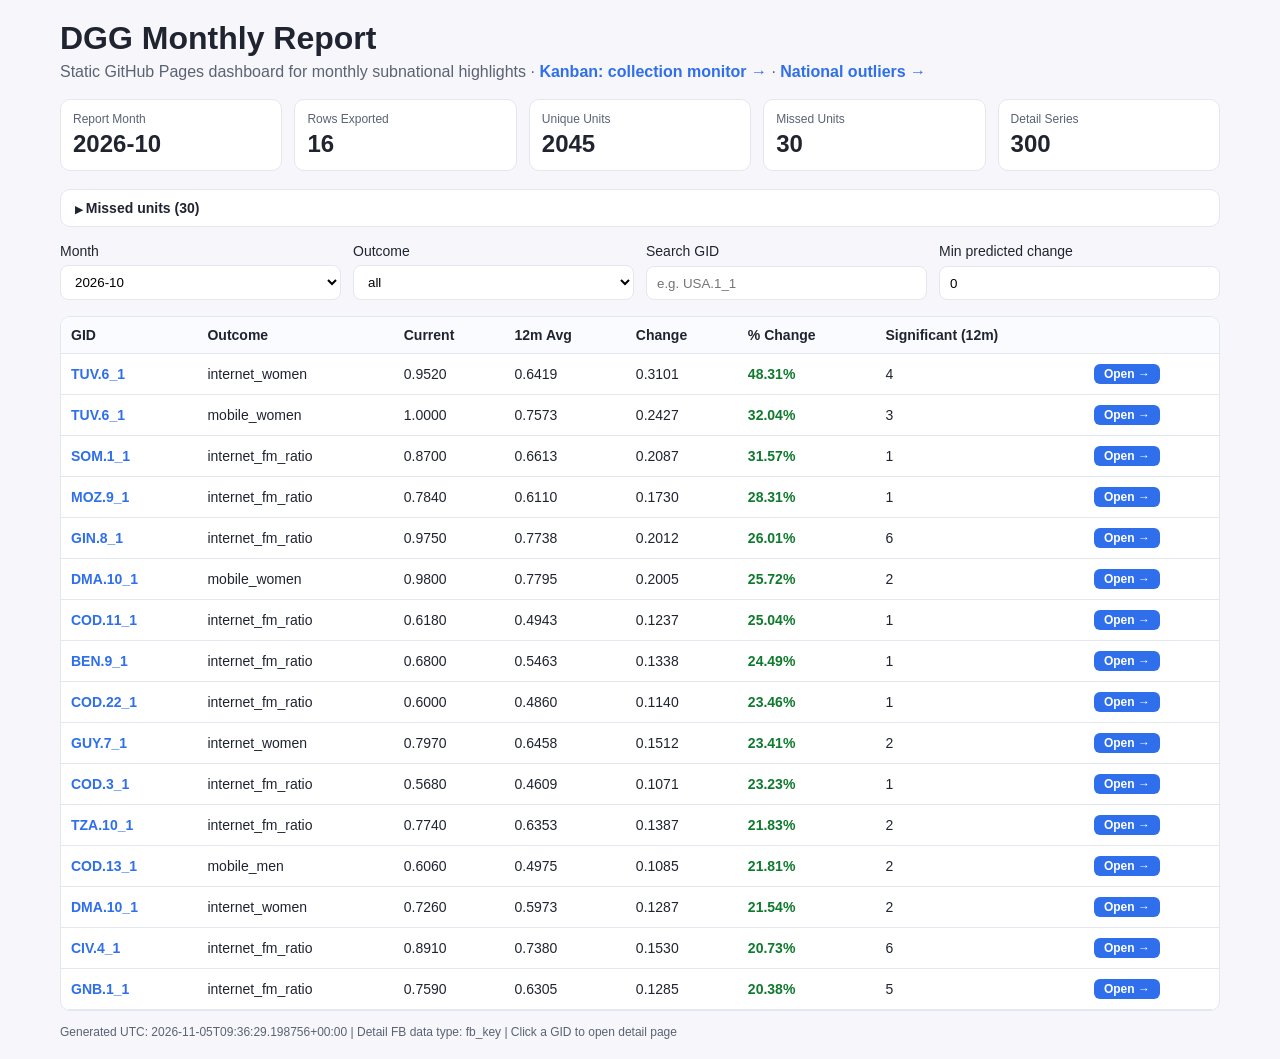
<file: index.html>
<!doctype html>
<html lang="en">
<head>
  <meta charset="UTF-8" />
  <meta name="viewport" content="width=device-width, initial-scale=1.0" />
  <title>DGG Monthly Report</title>
  <link rel="stylesheet" href="assets/style.css" />
</head>
<body>
  <main class="container">
    <header class="header">
      <h1>DGG Monthly Report</h1>
      <p class="muted">Static GitHub Pages dashboard for monthly subnational highlights · <a class="gadm-link" href="kanban.html">Kanban: collection monitor →</a> · <a class="gadm-link" href="national.html">National outliers →</a></p>
    </header>

    <section class="cards" id="summary-cards"></section>

    <details id="missed-units-section" class="missed-units">
      <summary>Missed units <span id="missed-count"></span></summary>
      <p class="muted">These units were expected but had no prediction in the selected month.</p>
      <div id="missed-units-list" class="missed-tags"></div>
    </details>

    <section class="controls">
      <label>
        Month
        <select id="month-selector"></select>
      </label>
      <label>
        Outcome
        <select id="outcome-filter"></select>
      </label>
      <label>
        Search GID
        <input id="gid-filter" type="text" placeholder="e.g. USA.1_1" />
      </label>
      <label>
        Min predicted change
        <input id="delta-filter" type="number" step="0.01" value="0" />
      </label>
    </section>

    <section class="table-wrap">
      <table>
        <thead>
          <tr>
            <th>GID</th>
            <th>Outcome</th>
            <th>Current</th>
            <th>12m Avg</th>
            <th>Change</th>
            <th>% Change</th>
            <th>Significant (12m)</th>
            <th></th>
          </tr>
        </thead>
        <tbody id="rows-table"></tbody>
      </table>
    </section>

    <footer class="footer" id="footer-meta"></footer>
  </main>

  <script src="assets/app.js"></script>
</body>
</html>
</file>
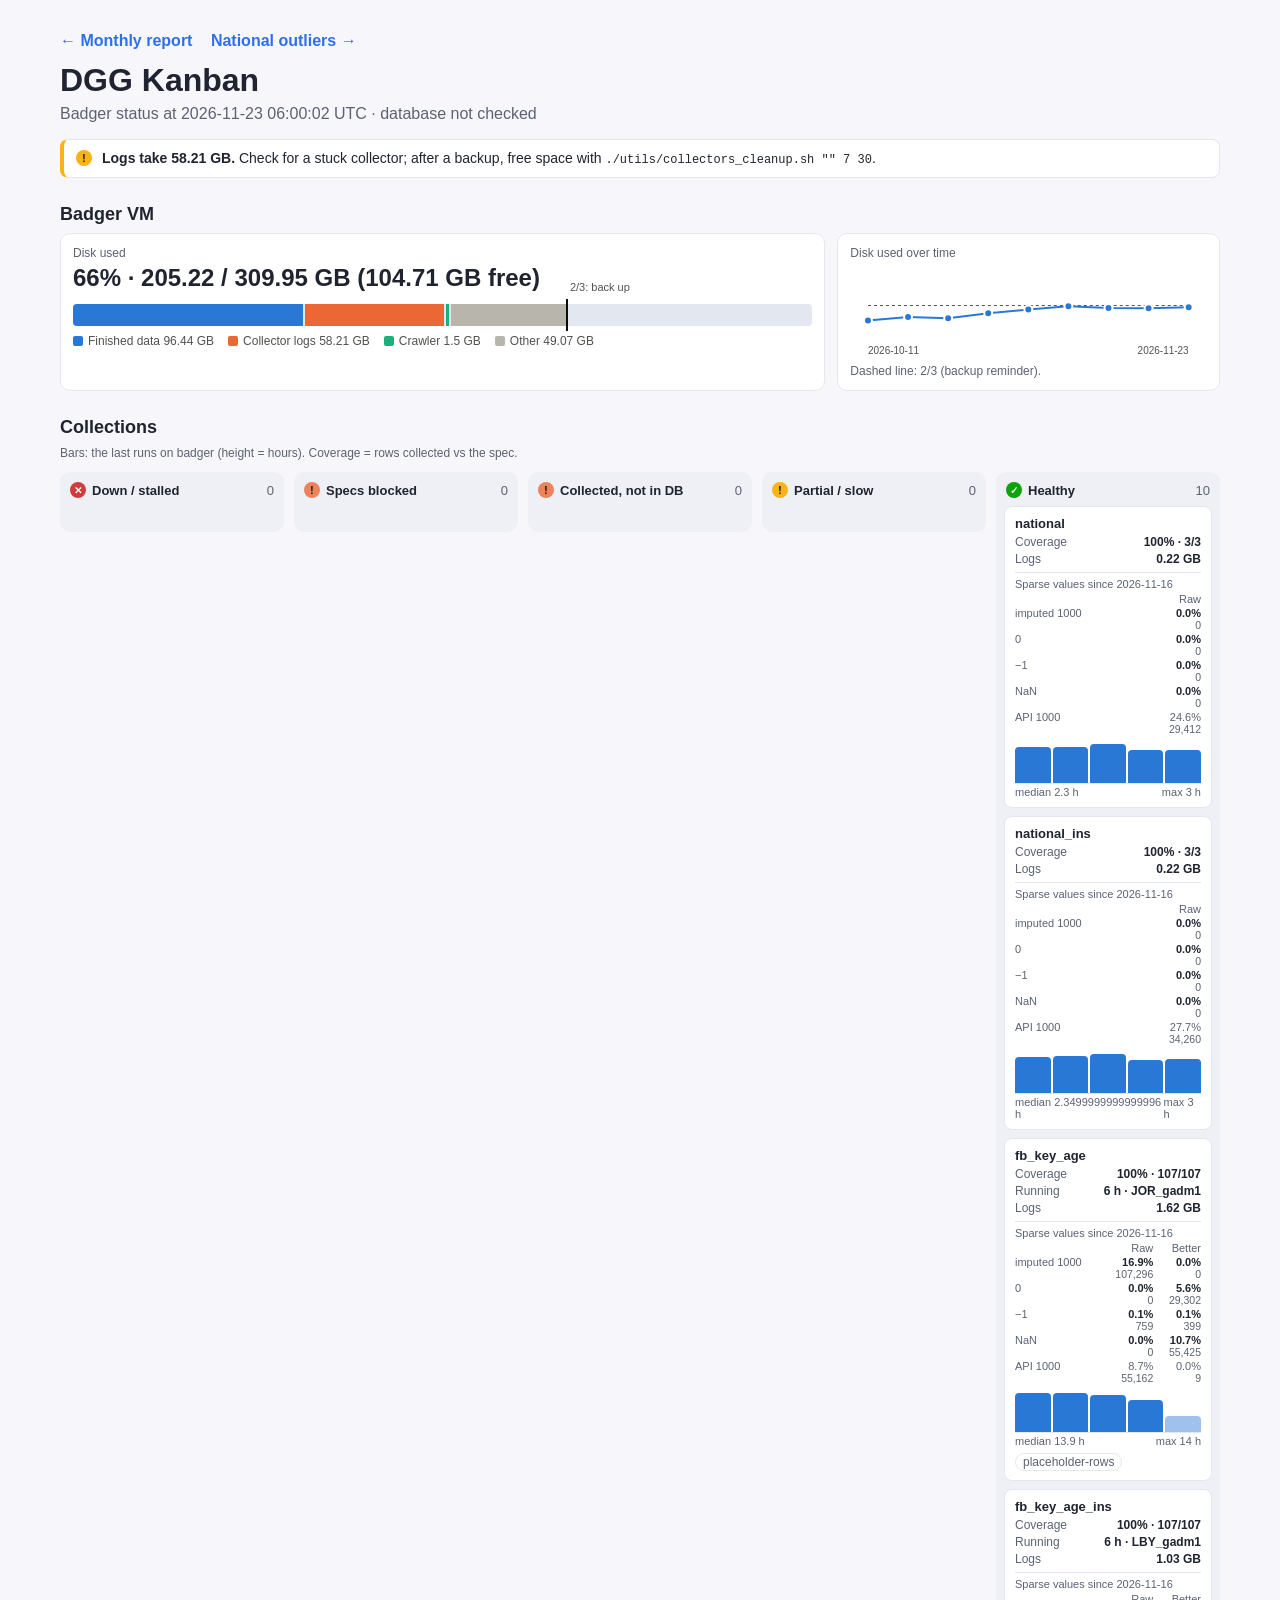
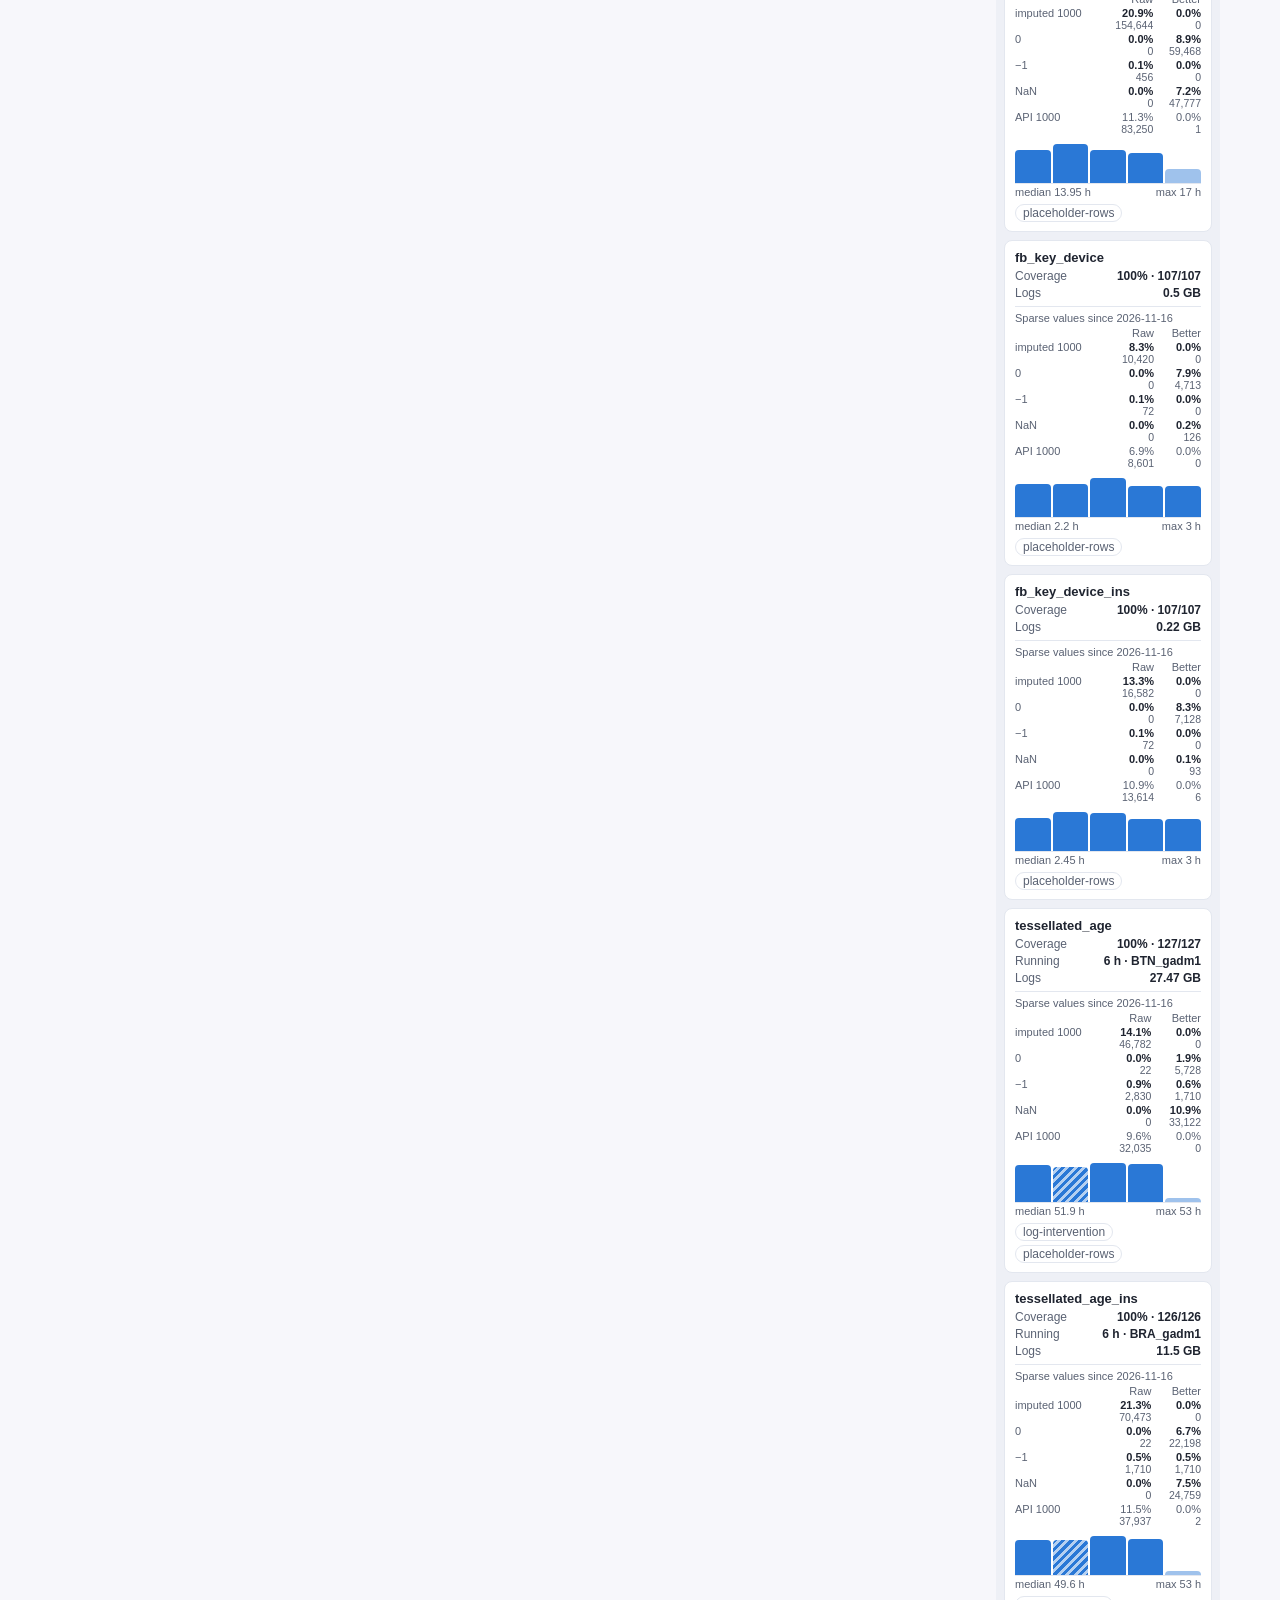
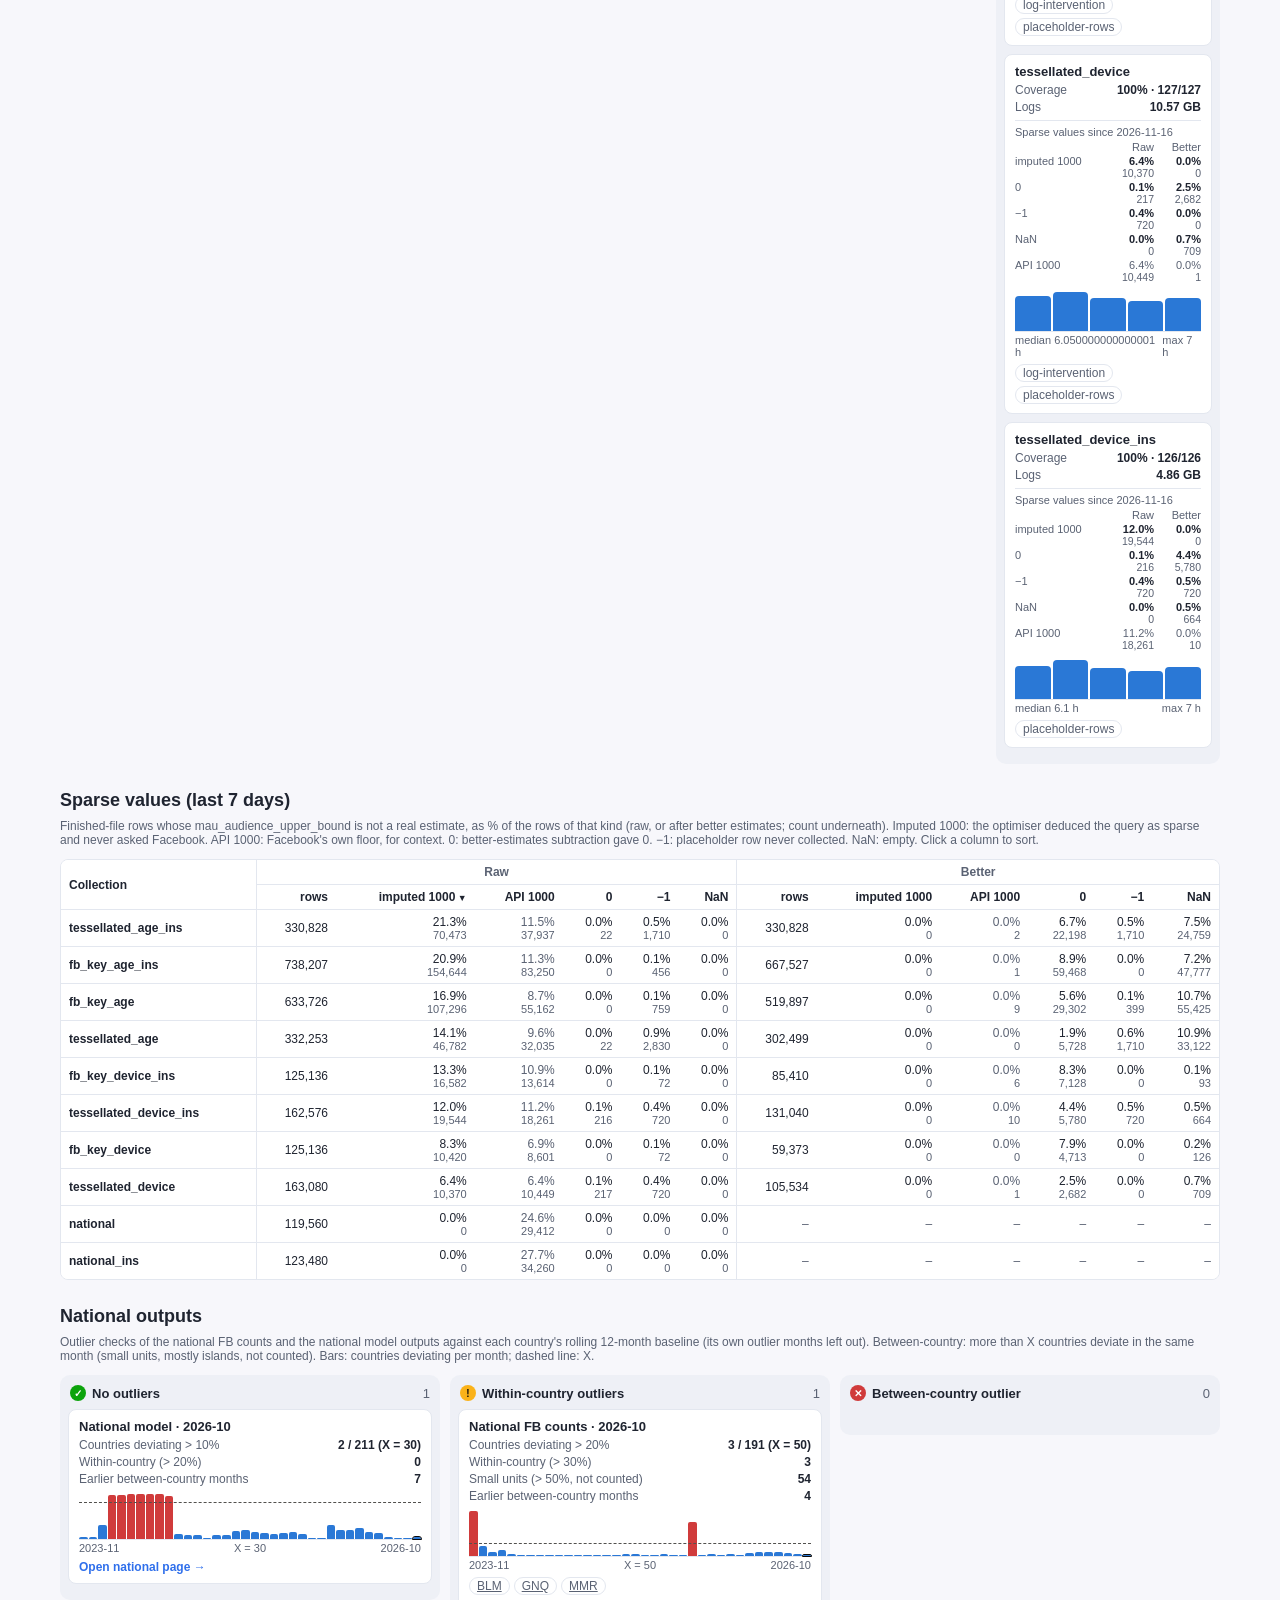
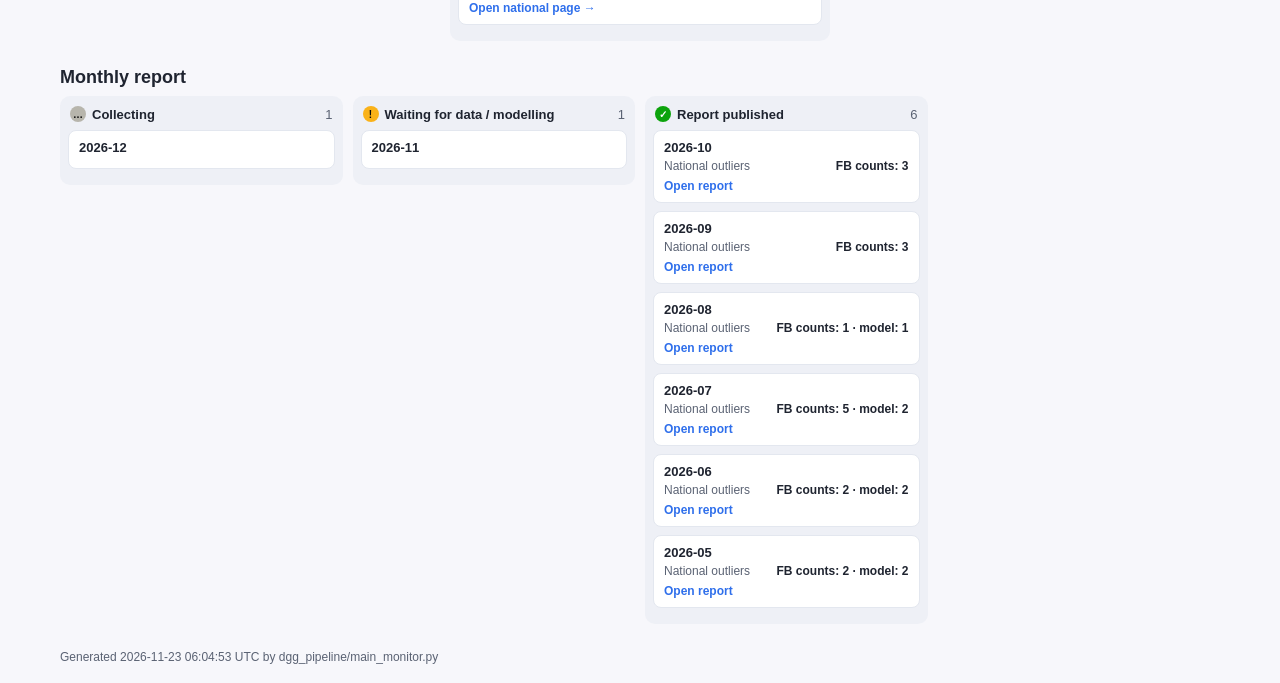
<file: kanban.html>
<!doctype html>
<html lang="en">
<head>
  <meta charset="UTF-8" />
  <meta name="viewport" content="width=device-width, initial-scale=1.0" />
  <title>DGG Kanban</title>
  <link rel="stylesheet" href="assets/style.css" />
  <link rel="stylesheet" href="assets/kanban.css" />
</head>
<body class="kanban-page">
  <main class="container">
    <header class="header">
      <div class="page-actions"><a class="btn-link" href="index.html">← Monthly report</a> <a class="btn-link" href="national.html">National outliers →</a></div>
      <h1>DGG Kanban</h1>
      <p class="muted" id="kb-meta">Collection monitor and monthly report status</p>
    </header>

    <div id="kb-banners"></div>

    <section class="kb-section">
      <h2>Badger VM</h2>
      <div class="kb-vm">
        <div class="card kb-disk">
          <div class="label">Disk used</div>
          <div class="value" id="kb-disk-value">–</div>
          <div class="kb-gauge" id="kb-gauge" role="img"></div>
          <div class="kb-legend" id="kb-legend"></div>
        </div>
        <div class="card kb-trend">
          <div class="label">Disk used over time</div>
          <svg id="kb-trend" class="kb-trend-svg" role="img" aria-label="Disk usage over time"></svg>
          <div class="muted kb-small" id="kb-trend-note"></div>
        </div>
      </div>
    </section>

    <section class="kb-section">
      <h2>Collections</h2>
      <p class="muted kb-small">Bars: the last runs on badger (height = hours). Coverage = rows collected vs the spec.</p>
      <div class="kb-board" id="kb-board"></div>
    </section>

    <section class="kb-section">
      <h2>Sparse values (last 7 days)</h2>
      <p class="muted kb-small">Finished-file rows whose mau_audience_upper_bound is not a real estimate, as % of the rows of that
        kind (raw, or after better estimates; count underneath). Imputed 1000: the optimiser deduced the query as sparse and
        never asked Facebook. API 1000: Facebook's own floor, for context. 0: better-estimates subtraction gave 0.
        −1: placeholder row never collected. NaN: empty. Click a column to sort.</p>
      <div class="kb-table-wrap" id="kb-sparse-table"></div>
    </section>

    <section class="kb-section">
      <h2>National outputs</h2>
      <p class="muted kb-small" id="kb-national-note">Outlier checks of the national FB counts and the national model
        outputs against each country's rolling 12-month baseline (its own outlier months left out). Between-country:
        more than X countries deviate in the same month (small units, mostly islands, not counted). Bars: countries
        deviating per month; dashed line: X.</p>
      <div class="kb-board kb-board-national" id="kb-national"></div>
    </section>

    <section class="kb-section">
      <h2>Monthly report</h2>
      <div class="kb-board kb-board-months" id="kb-months"></div>
    </section>

    <footer class="footer" id="kb-footer"></footer>
  </main>
  <div class="kb-tooltip" id="kb-tooltip" hidden></div>
  <script src="assets/kanban.js"></script>
</body>
</html>
</file>
<file: assets/style.css>
:root {
  --bg: #f7f7fb;
  --fg: #1f2430;
  --muted: #5a6273;
  --card: #ffffff;
  --line: #e3e7ef;
  --accent: #2f6feb;
}

* {
  box-sizing: border-box;
}

body {
  margin: 0;
  font-family: -apple-system, BlinkMacSystemFont, "Segoe UI", Roboto, sans-serif;
  background: var(--bg);
  color: var(--fg);
}

.container {
  max-width: 1200px;
  margin: 0 auto;
  padding: 20px;
}

.header h1 {
  margin: 0;
}

.muted {
  color: var(--muted);
  margin-top: 6px;
}

.cards {
  display: grid;
  grid-template-columns: repeat(auto-fit, minmax(220px, 1fr));
  gap: 12px;
  margin: 18px 0;
}

.card {
  background: var(--card);
  border: 1px solid var(--line);
  border-radius: 10px;
  padding: 12px;
}

.card .label {
  font-size: 12px;
  color: var(--muted);
}

.card .value {
  font-size: 24px;
  font-weight: 700;
  margin-top: 4px;
}

.card h3 {
  margin-top: 0;
  margin-bottom: 10px;
  font-size: 15px;
}

.controls {
  display: grid;
  grid-template-columns: repeat(auto-fit, minmax(220px, 1fr));
  gap: 12px;
  margin: 16px 0;
}

label {
  display: grid;
  gap: 6px;
  font-size: 14px;
}

input,
select {
  border: 1px solid var(--line);
  border-radius: 8px;
  padding: 8px 10px;
  background: #fff;
}

.table-wrap {
  overflow-x: auto;
  background: var(--card);
  border: 1px solid var(--line);
  border-radius: 10px;
}

table {
  border-collapse: collapse;
  width: 100%;
  font-size: 14px;
}

th,
td {
  text-align: left;
  border-bottom: 1px solid var(--line);
  padding: 10px;
  white-space: nowrap;
}

th {
  background: #fafbfe;
}

tbody tr:hover {
  background: #f8fbff;
}

.gadm-link {
  color: var(--accent);
  text-decoration: none;
  font-weight: 600;
}

.gadm-link:hover {
  text-decoration: underline;
}

.detail-btn {
  display: inline-block;
  padding: 3px 10px;
  background: var(--accent);
  color: #fff;
  border-radius: 6px;
  font-size: 12px;
  font-weight: 600;
  text-decoration: none;
  white-space: nowrap;
}

.detail-btn:hover {
  opacity: 0.85;
}

.missed-units {
  margin: 10px 0 6px;
  border: 1px solid var(--line);
  border-radius: 10px;
  padding: 10px 14px;
  background: var(--card);
  font-size: 14px;
}

.missed-units > summary {
  cursor: pointer;
  font-weight: 600;
  list-style: none;
}

.missed-units > summary::before {
  content: '\25B6\00A0';
  font-size: 10px;
}

.missed-units[open] > summary::before {
  content: '\25BC\00A0';
}

.missed-tags {
  display: flex;
  flex-wrap: wrap;
  gap: 6px;
  margin-top: 8px;
}

.missed-tag {
  background: #fff3cd;
  border: 1px solid #f0c040;
  border-radius: 6px;
  padding: 2px 8px;
  font-size: 12px;
  font-family: monospace;
}

.chart-grid {
  display: flex;
  gap: 12px;
  overflow-x: auto;
  padding-bottom: 4px;
}

.chart-grid .card {
  flex: 0 0 330px;
  min-height: 220px;
}

.chart-grid canvas {
  width: 100% !important;
  height: 150px !important;
}

.page-actions {
  margin: 12px 0;
}

.btn-link {
  color: var(--accent);
  text-decoration: none;
  font-weight: 600;
}

.btn-link:hover {
  text-decoration: underline;
}

.footer {
  margin-top: 14px;
  font-size: 12px;
  color: var(--muted);
}

.pos {
  color: #0f7a2d;
  font-weight: 600;
}
</file>
<file: assets/kanban.css>
/* DGG kanban: collection monitor + monthly report board */
.kanban-page {
  --kb-surface: #fcfcfb;
  --kb-ink: #0b0b0b;
  --kb-ink-2: #52514e;
  --kb-line: #e3e7ef;
  --kb-series-1: #2a78d6;   /* finished data / run bars */
  --kb-series-2: #eb6834;   /* collector logs */
  --kb-series-3: #1baf7a;   /* crawler */
  --kb-series-4: #eda100;   /* docker */
  --kb-other: #b7b5ac;      /* other */
  --kb-good: #0ca30c;
  --kb-warning: #fab219;
  --kb-serious: #ec835a;
  --kb-critical: #d03b3b;
  background: var(--bg);
}

@media (prefers-color-scheme: dark) {
  :root:where(:not([data-theme="light"])) .kanban-page {
    --bg: #121211;
    --fg: #ffffff;
    --muted: #c3c2b7;
    --card: #1a1a19;
    --line: #34332f;
    --kb-surface: #1a1a19;
    --kb-ink: #ffffff;
    --kb-ink-2: #c3c2b7;
    --kb-line: #34332f;
    --kb-series-1: #3987e5;
    --kb-series-2: #d95926;
    --kb-series-3: #199e70;
    --kb-series-4: #c98500;
    --kb-other: #6b6a63;
  }
}
:root[data-theme="dark"] .kanban-page {
  --bg: #121211;
  --fg: #ffffff;
  --muted: #c3c2b7;
  --card: #1a1a19;
  --line: #34332f;
  --kb-surface: #1a1a19;
  --kb-ink: #ffffff;
  --kb-ink-2: #c3c2b7;
  --kb-line: #34332f;
  --kb-series-1: #3987e5;
  --kb-series-2: #d95926;
  --kb-series-3: #199e70;
  --kb-series-4: #c98500;
  --kb-other: #6b6a63;
}

.kb-section { margin: 26px 0; }
.kb-section h2 { font-size: 18px; margin: 0 0 8px; }
.kb-small { font-size: 12px; }

/* banners */
.kb-banner {
  display: flex; gap: 10px; align-items: flex-start;
  border: 1px solid var(--line); border-left-width: 4px; border-radius: 8px;
  background: var(--card); padding: 10px 12px; margin: 12px 0 0; font-size: 14px;
}
.kb-banner code { font-size: 12px; overflow-wrap: anywhere; }
.kb-banner > div { min-width: 0; }
.kb-banner.critical { border-left-color: var(--kb-critical); }
.kb-banner.serious { border-left-color: var(--kb-serious); }
.kb-banner.warning { border-left-color: var(--kb-warning); }

/* VM panel */
.kb-vm { display: grid; grid-template-columns: 2fr 1fr; gap: 12px; }
@media (max-width: 760px) { .kb-vm { grid-template-columns: 1fr; } }
.kb-gauge {
  position: relative; display: flex; gap: 2px; height: 22px; margin: 12px 0 8px;
  background: var(--line); border-radius: 4px; overflow: visible;
}
.kb-gauge .seg { height: 100%; }
.kb-gauge .seg:first-child { border-radius: 4px 0 0 4px; }
.kb-gauge .mark {
  position: absolute; top: -5px; bottom: -5px; width: 2px; background: var(--kb-ink);
}
.kb-gauge .mark span {
  position: absolute; top: -18px; left: 4px; font-size: 11px; color: var(--kb-ink-2); white-space: nowrap;
}
.kb-legend { display: flex; flex-wrap: wrap; gap: 6px 14px; font-size: 12px; color: var(--kb-ink-2); }
.kb-legend i { display: inline-block; width: 10px; height: 10px; border-radius: 2px; margin-right: 5px; vertical-align: -1px; }
.kb-trend-svg { width: 100%; height: 90px; display: block; margin-top: 8px; }
.kb-trend-svg text { fill: var(--kb-ink-2); font-size: 10px; }

/* boards */
.kb-board { display: grid; grid-template-columns: repeat(5, minmax(0, 1fr)); gap: 10px; align-items: start; }
.kb-board-months { grid-template-columns: repeat(4, minmax(0, 1fr)); }
.kb-board-national { grid-template-columns: repeat(3, minmax(0, 1fr)); }
@media (max-width: 1000px) { .kb-board, .kb-board-months, .kb-board-national { grid-template-columns: repeat(2, minmax(0, 1fr)); } }
@media (max-width: 560px) { .kb-board, .kb-board-months, .kb-board-national { grid-template-columns: 1fr; } }
.kb-col { background: color-mix(in srgb, var(--line) 45%, transparent); border-radius: 10px; padding: 8px; min-height: 60px; }
.kb-col-head { display: flex; align-items: center; gap: 6px; font-size: 13px; font-weight: 600; margin: 2px 2px 8px; }
.kb-col-head .count { margin-left: auto; color: var(--muted); font-weight: 400; }
.kb-status-icon {
  display: inline-grid; place-items: center; width: 16px; height: 16px; border-radius: 50%;
  font-size: 10px; font-weight: 700; color: #fff; flex: none;
}
.kb-status-icon.good { background: var(--kb-good); }
.kb-status-icon.warning { background: var(--kb-warning); color: #0b0b0b; }
.kb-status-icon.serious { background: var(--kb-serious); color: #0b0b0b; }
.kb-status-icon.critical { background: var(--kb-critical); }
.kb-status-icon.neutral { background: var(--kb-other); color: #0b0b0b; }

.kb-card {
  background: var(--card); border: 1px solid var(--line); border-radius: 8px;
  padding: 9px 10px; margin-bottom: 8px; font-size: 12px;
}
.kb-card h3 { font-size: 13px; margin: 0 0 4px; word-break: break-word; }
.kb-card .row { display: flex; justify-content: space-between; gap: 8px; color: var(--muted); margin-top: 3px; }
.kb-card .row b { color: var(--fg); font-weight: 600; white-space: nowrap; text-align: right; }
.kb-card .tags { display: flex; flex-wrap: wrap; gap: 4px; margin-top: 6px; }
.kb-card .tag { border: 1px solid var(--line); border-radius: 999px; padding: 1px 7px; color: var(--muted); }
.kb-card details { margin-top: 6px; color: var(--muted); }
.kb-card details summary { cursor: pointer; }
.kb-card ul { margin: 4px 0 0; padding-left: 16px; }

/* run bars */
.kb-runs { display: flex; align-items: flex-end; gap: 2px; height: 40px; margin-top: 8px; border-bottom: 1px solid var(--kb-line); }
.kb-runs .bar {
  flex: 1; background: var(--kb-series-1); border-radius: 4px 4px 0 0; min-height: 2px; position: relative;
}
.kb-runs .bar.running { background: color-mix(in srgb, var(--kb-series-1) 45%, transparent); }
.kb-runs .bar.interrupted {
  background: repeating-linear-gradient(135deg, var(--kb-series-1) 0 3px, color-mix(in srgb, var(--kb-series-1) 35%, transparent) 3px 6px);
}
.kb-runs .hit { position: absolute; inset: -6px -1px 0; }
.kb-runs-note { display: flex; justify-content: space-between; color: var(--muted); font-size: 11px; margin-top: 2px; }

/* sparse values: card block + table */
.kb-sparse { margin-top: 6px; padding-top: 5px; border-top: 1px solid var(--kb-line); }
.kb-sparse-head { color: var(--muted); font-size: 11px; margin-bottom: 2px; }
.kb-sparse-grid { width: 100%; border-collapse: collapse; font-size: 11px; font-variant-numeric: tabular-nums; }
.kb-sparse-grid th, .kb-sparse-grid td {
  padding: 1px 0 1px 6px; text-align: right; vertical-align: top; background: none; border: 0; white-space: nowrap;
}
.kb-sparse-grid th:first-child { padding-left: 0; text-align: left; color: var(--muted); font-weight: 400; white-space: nowrap; }
.kb-sparse-grid tr:first-child th { color: var(--muted); font-weight: 400; text-transform: capitalize; }
.kb-sparse-grid td { color: var(--fg); font-weight: 600; }
.kb-sparse-grid td .count { display: block; color: var(--muted); font-weight: 400; font-size: 10.5px; }
.kb-sparse-grid tr.api td { color: var(--muted); font-weight: 400; }

.kb-table-wrap { overflow-x: auto; border: 1px solid var(--line); border-radius: 8px; background: var(--card); }
.kb-table { border-collapse: collapse; width: 100%; font-size: 12px; font-variant-numeric: tabular-nums; }
.kb-table th, .kb-table td {
  padding: 5px 8px; border-bottom: 1px solid var(--line); white-space: nowrap; background: var(--card); color: var(--fg);
}
.kb-table thead th { color: var(--muted); }
.kb-table tbody tr:hover > * { background: color-mix(in srgb, var(--line) 45%, var(--card)); }
.kb-table tbody tr:last-child > * { border-bottom: none; }
.kb-table .num { text-align: right; }
.kb-table .name { text-align: left; position: sticky; left: 0; background: var(--card); }
.kb-table tbody th { font-weight: 600; }
.kb-table th.group { text-align: center; text-transform: capitalize; border-left: 1px solid var(--line); }
.kb-table thead tr:last-child th:nth-child(6n + 1) { border-left: 1px solid var(--line); }
.kb-table tbody td:nth-child(6n + 2) { border-left: 1px solid var(--line); }
.kb-table td.muted { color: var(--muted); }
.kb-table td .count { display: block; color: var(--muted); font-size: 11px; }
.kb-sort {
  font: inherit; font-weight: 600; color: var(--fg); background: none; border: 0; padding: 0; cursor: pointer;
}
.kb-sort:focus-visible { outline: 2px solid var(--kb-series-1); outline-offset: 2px; border-radius: 2px; }
.kb-table th[aria-sort="ascending"] .kb-sort::after { content: " ▲"; font-size: 9px; }
.kb-table th[aria-sort="descending"] .kb-sort::after { content: " ▼"; font-size: 9px; }

.kb-tooltip {
  position: fixed; z-index: 10; pointer-events: none; max-width: 280px;
  background: var(--card); color: var(--fg); border: 1px solid var(--line); border-radius: 6px;
  box-shadow: 0 4px 14px rgba(0, 0, 0, .15); padding: 6px 8px; font-size: 12px; line-height: 1.4;
}

/* national outputs: countries deviating per month */
.kb-ndev { display: flex; align-items: flex-end; gap: 1px; height: 46px; margin-top: 8px; position: relative;
  border-bottom: 1px solid var(--kb-line); }
.kb-ndev .bar { flex: 1; background: var(--kb-series-1); min-height: 1px; position: relative; border-radius: 2px 2px 0 0; }
.kb-ndev .bar.between { background: var(--kb-critical); }
.kb-ndev .bar.current { outline: 1px solid var(--kb-ink); }
.kb-ndev .bar .hit { position: absolute; inset: -46px 0 0; }
.kb-ndev .xline { position: absolute; left: 0; right: 0; border-top: 1px dashed var(--kb-ink-2); pointer-events: none; }
.kb-card .gadm-link { display: inline-block; margin-top: 6px; }

/* national page */
.nat-flag { display: inline-block; min-width: 22px; text-align: center; border-radius: 999px; padding: 0 6px;
  font-size: 11px; font-weight: 700; }
.nat-flag.f0 { color: var(--muted); }
.nat-flag.f1 { background: var(--kb-warning); color: #0b0b0b; }
.nat-flag.f2 { background: var(--kb-other); color: #0b0b0b; }
.nat-flag.f3 { background: var(--kb-critical); color: #fff; }
.nat-controls { display: flex; flex-wrap: wrap; gap: 12px; align-items: end; margin: 14px 0; font-size: 13px; }
.nat-controls label { display: flex; flex-direction: column; gap: 4px; color: var(--muted); }
.nat-controls select, .nat-controls input { font: inherit; padding: 5px 8px; border: 1px solid var(--line);
  border-radius: 6px; background: var(--card); color: var(--fg); }
.nat-tabs { display: flex; gap: 6px; }
.nat-tabs button { font: inherit; font-size: 13px; padding: 5px 12px; border-radius: 999px; border: 1px solid var(--line);
  background: var(--card); color: var(--fg); cursor: pointer; }
.nat-tabs button[aria-pressed="true"] { background: var(--kb-series-1); border-color: var(--kb-series-1); color: #fff; }
.nat-table-wrap { max-height: 460px; overflow: auto; }
.kb-table tbody tr.nat-row { cursor: pointer; }
.kb-table tbody tr.nat-row.selected > * { background: color-mix(in srgb, var(--kb-series-1) 14%, var(--card)); }
.nat-charts { display: grid; grid-template-columns: 1fr; gap: 12px; margin-top: 14px; }
.nat-chart-box { position: relative; height: 300px; }
.nat-dev-pos { color: var(--kb-series-1); }
.nat-dev-neg { color: var(--kb-critical); }

.page-actions .btn-link + .btn-link { margin-left: 14px; }
.nat-small { display: inline-block; margin-left: 6px; padding: 0 5px; border: 1px solid var(--line);
  border-radius: 999px; font-size: 10px; font-weight: 400; color: var(--muted); }
</file>
